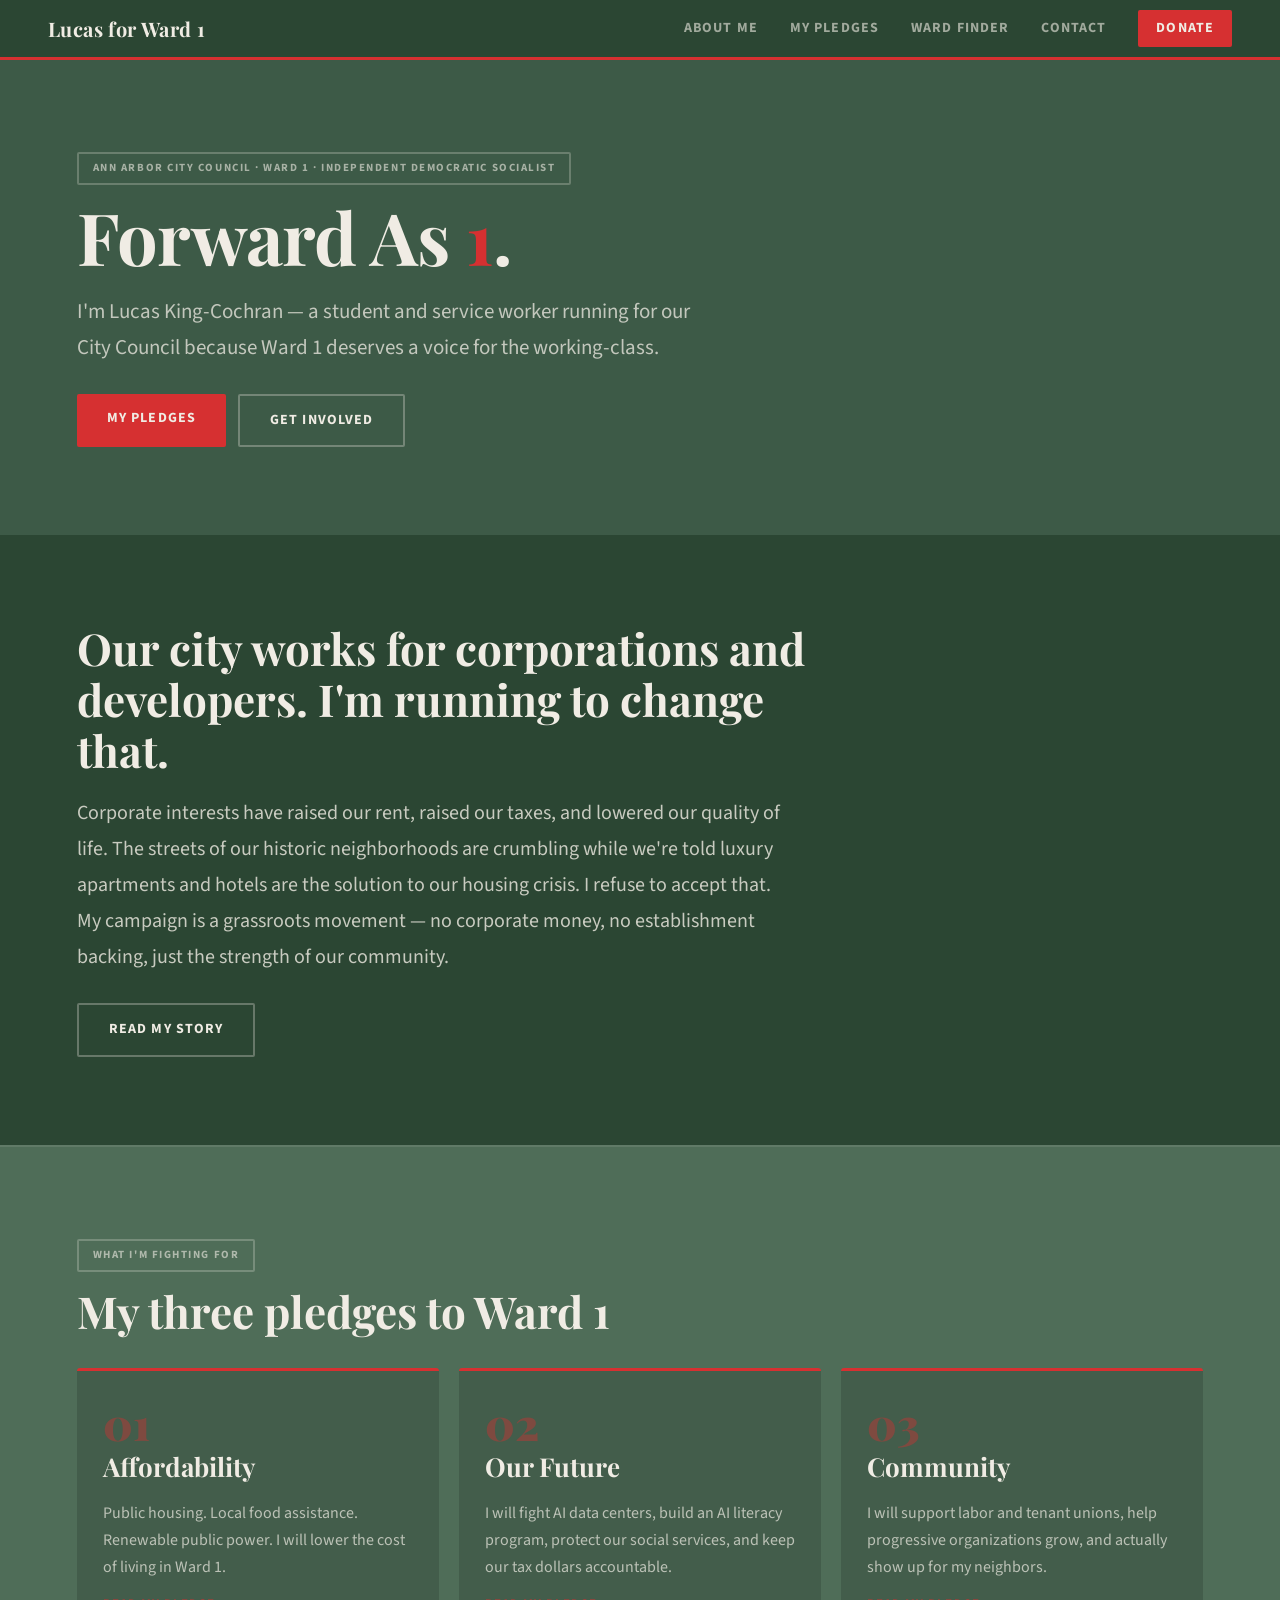
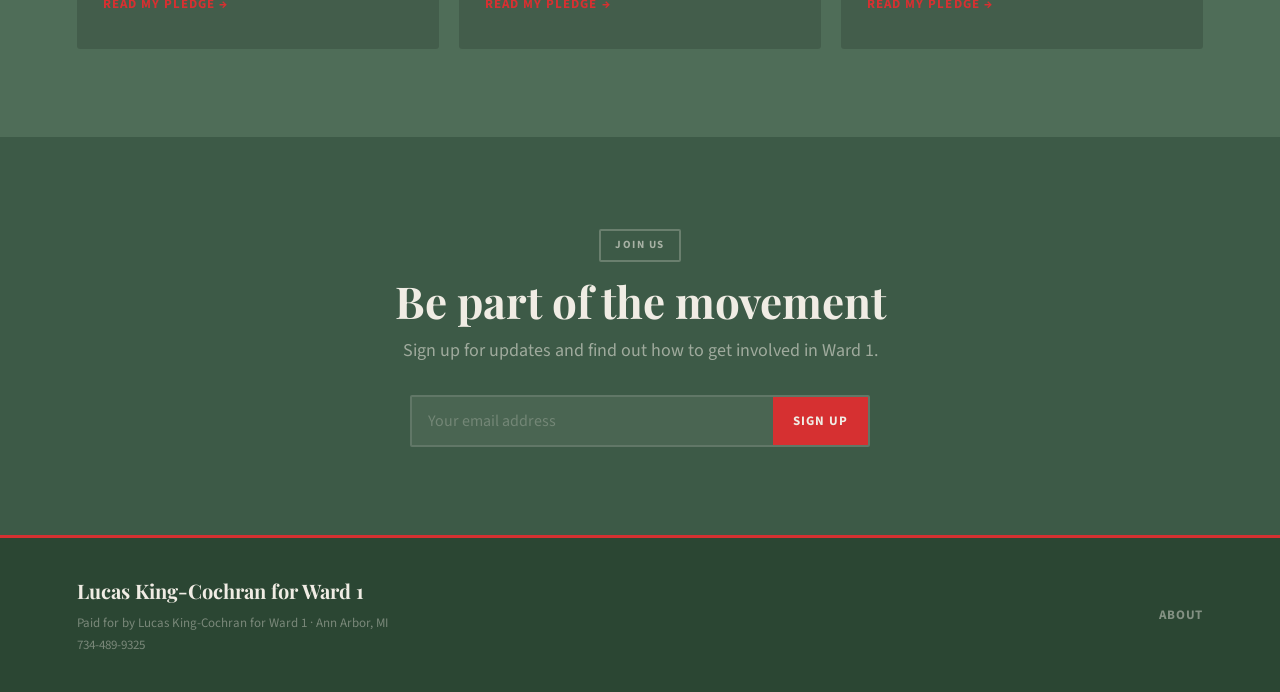
<file: index.html>
<!DOCTYPE html>
<html lang="en">
<head>
<meta charset="UTF-8">
<meta name="viewport" content="width=device-width, initial-scale=1.0">
<title>Lucas King-Cochran — Forward As 1</title>
<link rel="stylesheet" href="style.css">
<meta name="description" content="Lucas King-Cochran is running for Ann Arbor City Council, Ward 1 as an independent democratic socialist. Fighting for affordability, community solidarity, and our future.">
</head>
<body>

<nav>
  <a href="index.html" class="nav-logo">Lucas for Ward 1</a>
  <button class="nav-toggle" onclick="document.querySelector('.nav-links').classList.toggle('open')" aria-label="Menu">
    <span></span><span></span><span></span>
  </button>
  <div class="nav-links">
    <a href="about.html">About Me</a>
    <a href="issues.html">My Pledges</a>
    <a href="ward-finder.html">Ward Finder</a>
    <a href="contact.html">Contact</a>
    <a href="contact.html#donate" class="nav-donate">Donate</a>
  </div>
</nav>

<div class="block block-sage">
  <div class="pill">Ann Arbor City Council · Ward 1 · Independent Democratic Socialist</div>
  <h1 class="big">Forward As <span style="color:var(--red)">1</span>.</h1>
  <p class="lead" style="margin-top:20px">I'm Lucas King-Cochran — a student and service worker running for our City Council because Ward 1 deserves a voice for the working-class.</p>
  <div class="btns">
    <a href="issues.html" class="btn btn-red">My Pledges</a>
    <a href="contact.html" class="btn btn-outline">Get Involved</a>
  </div>
</div>

<div class="block block-deep">
  <h2 class="med" style="max-width:780px;margin-bottom:20px">Our city works for corporations and developers. I'm running to change that.</h2>
  <p class="body-text">Corporate interests have raised our rent, raised our taxes, and lowered our quality of life. The streets of our historic neighborhoods are crumbling while we're told luxury apartments and hotels are the solution to our housing crisis. I refuse to accept that. My campaign is a grassroots movement — no corporate money, no establishment backing, just the strength of our community.</p>
  <div class="btns">
    <a href="about.html" class="btn btn-outline">Read my story</a>
  </div>
</div>

<div class="block block-mid ruled">
  <div class="pill">What I'm fighting for</div>
  <h2 class="med" style="margin-bottom:32px">My three pledges to Ward 1</h2>
  <div class="pledge-cards">
    <div class="pledge-card">
      <div class="num">01</div>
      <div class="card-title">Affordability</div>
      <p>Public housing. Local food assistance. Renewable public power. I will lower the cost of living in Ward 1.</p>
      <a href="issues.html#affordability">Read my pledge →</a>
    </div>
    <div class="pledge-card">
      <div class="num">02</div>
      <div class="card-title">Our Future</div>
      <p>I will fight AI data centers, build an AI literacy program, protect our social services, and keep our tax dollars accountable.</p>
      <a href="issues.html#future">Read my pledge →</a>
    </div>
    <div class="pledge-card">
      <div class="num">03</div>
      <div class="card-title">Community</div>
      <p>I will support labor and tenant unions, help progressive organizations grow, and actually show up for my neighbors.</p>
      <a href="issues.html#community">Read my pledge →</a>
    </div>
  </div>
</div>

<div class="block block-sage" style="text-align:center">
  <div class="pill">Join us</div>
  <h2 class="med" style="margin-bottom:10px">Be part of the movement</h2>
  <p style="font-size:18px;margin-bottom:28px;color:rgba(240,236,228,.55)">Sign up for updates and find out how to get involved in Ward 1.</p>
  <form class="signup-row" style="margin:0 auto" action="https://formspree.io/f/xpqonlbr" method="POST">
    <input type="email" name="email" placeholder="Your email address" required>
    <button type="submit">Sign Up</button>
  </form>
</div>

<footer>
  <div>
    <strong>Lucas King-Cochran for Ward 1</strong>
    <p>Paid for by Lucas King-Cochran for Ward 1 · Ann Arbor, MI<br>
    <a href="tel:7344899325">734-489-9325</a></p>
  </div>
  <div class="foot-links">
    <a href="about.html">About</a>
    <a href="
</file>
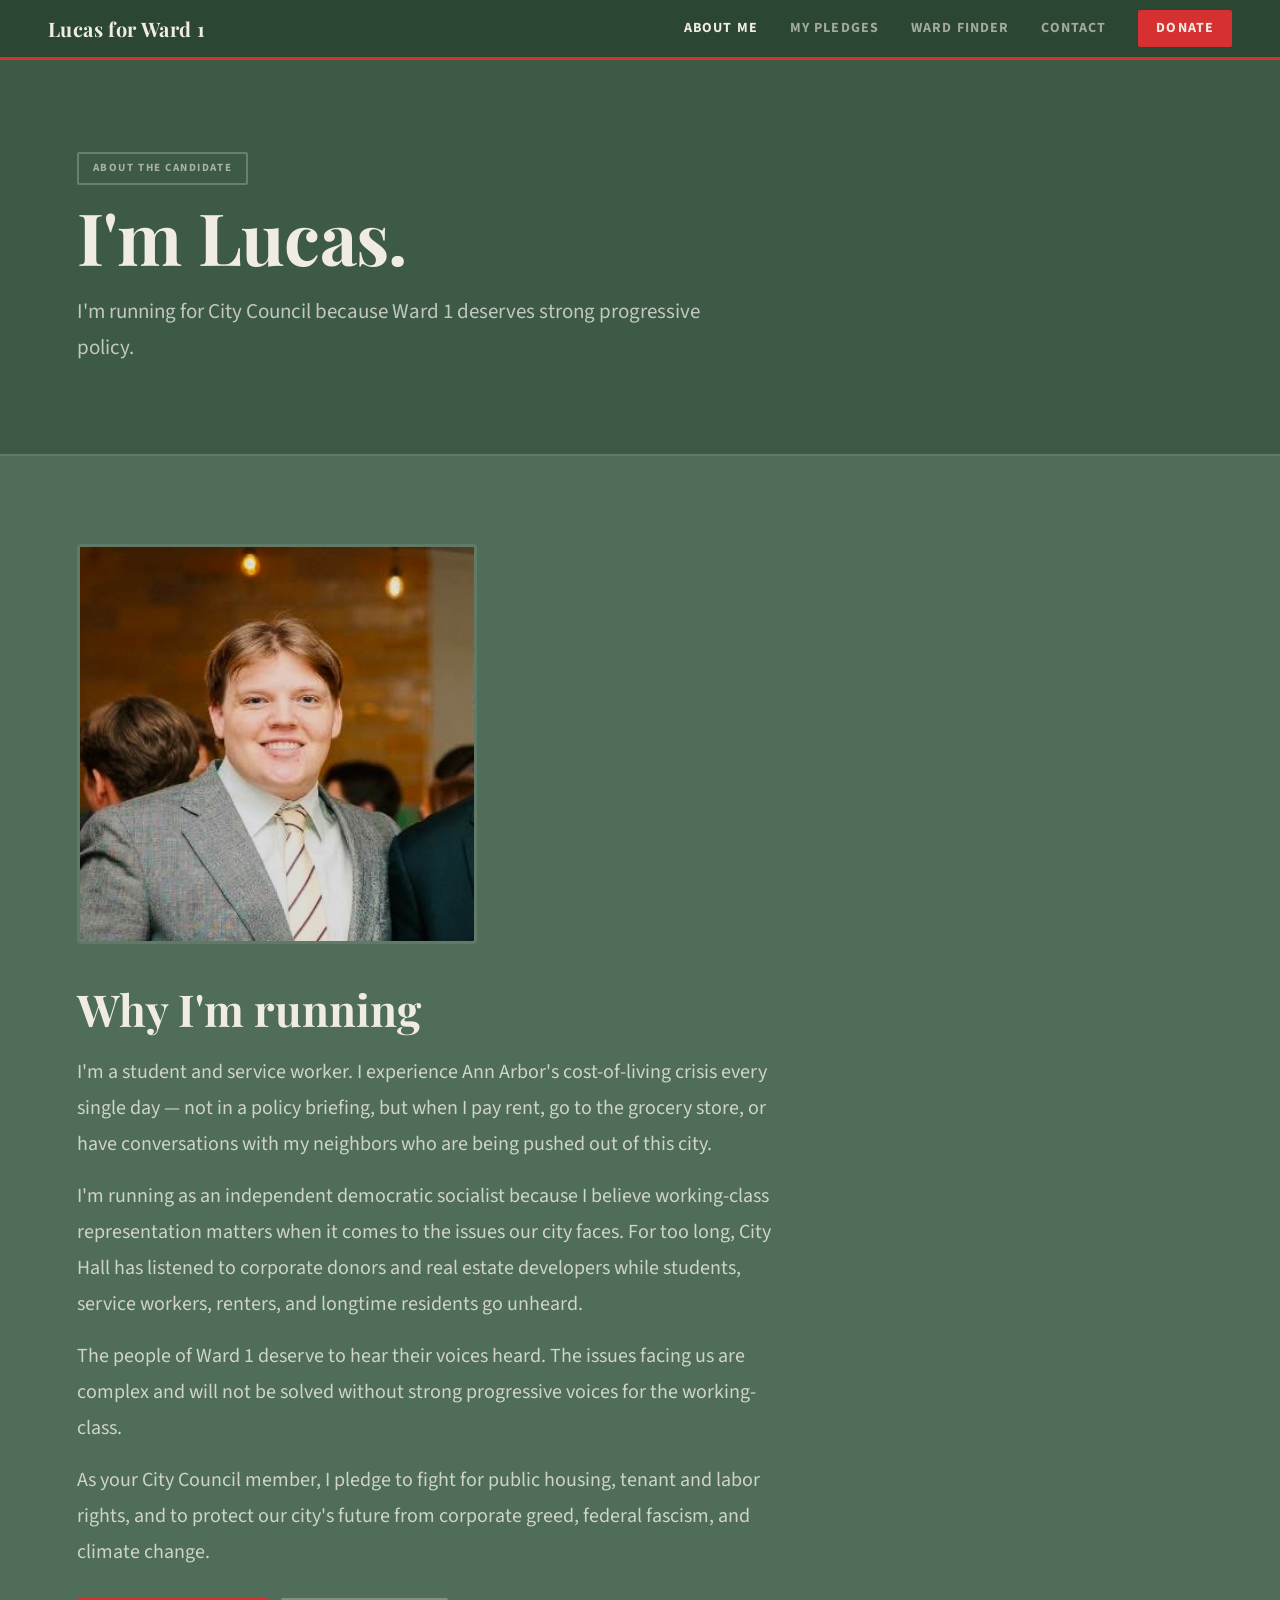
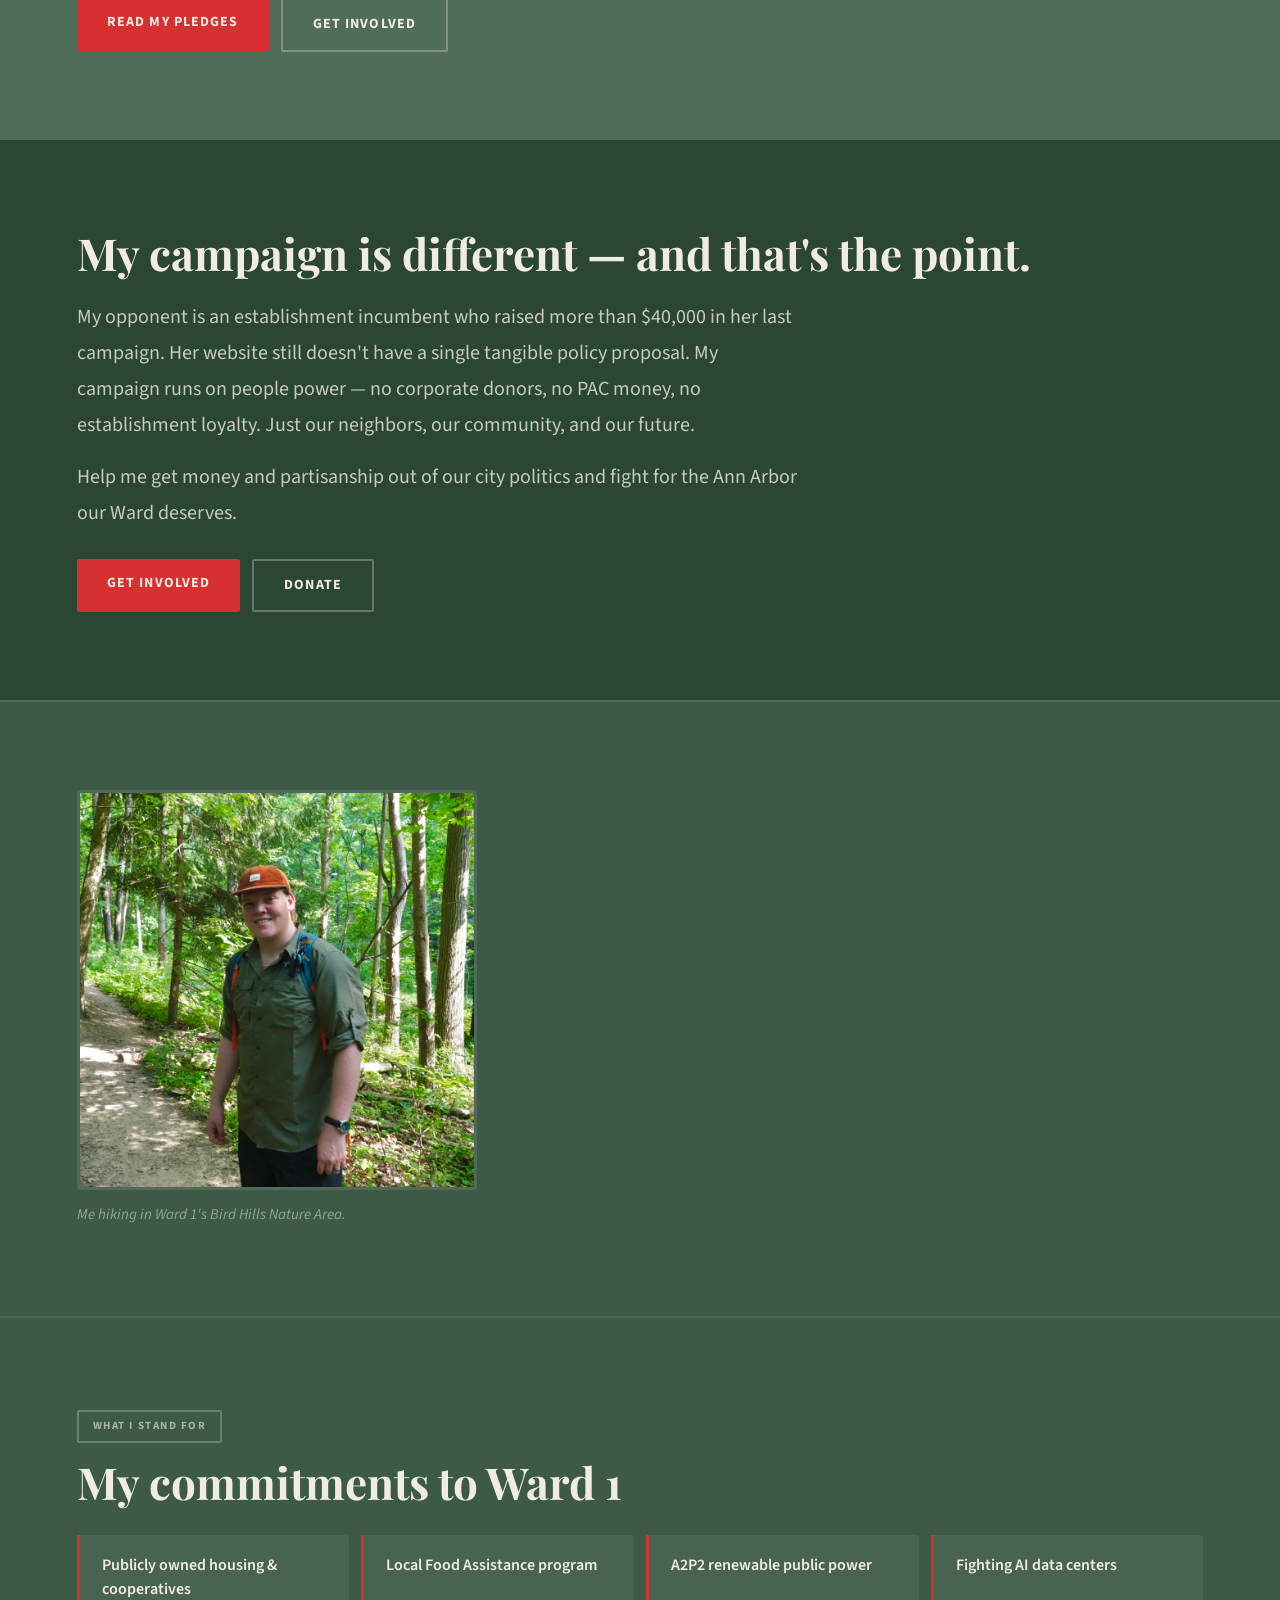
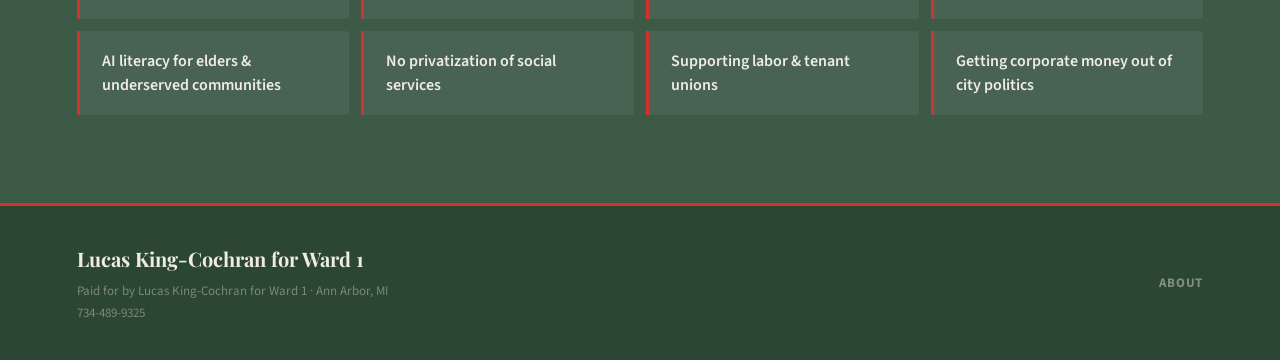
<file: about.html>
<!DOCTYPE html>
<html lang="en">
<head>
<meta charset="UTF-8">
<meta name="viewport" content="width=device-width, initial-scale=1.0">
<title>About Me — Lucas King-Cochran for Ward 1</title>
<link rel="stylesheet" href="style.css">
<meta name="description" content="Meet Lucas King-Cochran — a student and service worker running for Ann Arbor City Council, Ward 1. Learn why he is fighting for the working class.">
</head>
<body>

<nav>
  <a href="index.html" class="nav-logo">Lucas for Ward 1</a>
  <button class="nav-toggle" onclick="document.querySelector('.nav-links').classList.toggle('open')" aria-label="Menu">
    <span></span><span></span><span></span>
  </button>
  <div class="nav-links">
    <a href="about.html" class="active">About Me</a>
    <a href="issues.html">My Pledges</a>
    <a href="ward-finder.html">Ward Finder</a>
    <a href="contact.html">Contact</a>
    <a href="contact.html#donate" class="nav-donate">Donate</a>
  </div>
</nav>

<div class="block block-sage">
  <div class="pill">About the candidate</div>
  <h1 class="big">I'm Lucas.</h1>
  <p class="lead" style="margin-top:20px">I'm running for City Council because Ward 1 deserves strong progressive policy.</p>
</div>

<div class="block block-mid ruled">
  <img src="headshot.jpeg" alt="Lucas King-Cochran" class="candidate-photo">

  <h2 class="med" style="margin-bottom:20px">Why I'm running</h2>
  <p class="body-text">I'm a student and service worker. I experience Ann Arbor's cost-of-living crisis every single day — not in a policy briefing, but when I pay rent, go to the grocery store, or have conversations with my neighbors who are being pushed out of this city.</p>
  <p class="body-text">I'm running as an independent democratic socialist because I believe working-class representation matters when it comes to the issues our city faces. For too long, City Hall has listened to corporate donors and real estate developers while students, service workers, renters, and longtime residents go unheard.</p>
  <p class="body-text">The people of Ward 1 deserve to hear their voices heard. The issues facing us are complex and will not be solved without strong progressive voices for the working-class.</p>
  <p class="body-text">As your City Council member, I pledge to fight for public housing, tenant and labor rights, and to protect our city's future from corporate greed, federal fascism, and climate change.</p>
  <div class="btns">
    <a href="issues.html" class="btn btn-red">Read my pledges</a>
    <a href="contact.html" class="btn btn-outline">Get involved</a>
  </div>
</div>

<div class="block block-deep">
  <h2 class="med" style="margin-bottom:20px">My campaign is different — and that's the point.</h2>
  <p class="body-text">My opponent is an establishment incumbent who raised more than $40,000 in her last campaign. Her website still doesn't have a single tangible policy proposal. My campaign runs on people power — no corporate donors, no PAC money, no establishment loyalty. Just our neighbors, our community, and our future.</p>
  <p class="body-text">Help me get money and partisanship out of our city politics and fight for the Ann Arbor our Ward deserves.</p>
  <div class="btns">
    <a href="contact.html" class="btn btn-red">Get involved</a>
    <a href="contact.html#donate" class="btn btn-outline">Donate</a>
  </div>
</div>

<div class="block block-sage ruled">
  <figure style="max-width:720px;margin-bottom:0">
    <img src="birdhills.jpeg" alt="Lucas King-Cochran hiking at Bird Hills Nature Area" class="candidate-photo" style="margin-bottom:12px">
    <figcaption style="font-size:15px;color:rgba(240,236,228,.5);font-style:italic">Me hiking in Ward 1's Bird Hills Nature Area.</figcaption>
  </figure>
</div>

<div class="block block-sage ruled">
  <div class="pill">What I stand for</div>
  <h2 class="med" style="margin-bottom:28px">My commitments to Ward 1</h2>
  <div class="commit-grid">
    <div class="commit-item"><p>Publicly owned housing &amp; cooperatives</p></div>
    <div class="commit-item"><p>Local Food Assistance program</p></div>
    <div class="commit-item"><p>A2P2 renewable public power</p></div>
    <div class="commit-item"><p>Fighting AI data centers</p></div>
    <div class="commit-item"><p>AI literacy for elders &amp; underserved communities</p></div>
    <div class="commit-item"><p>No privatization of social services</p></div>
    <div class="commit-item"><p>Supporting labor &amp; tenant unions</p></div>
    <div class="commit-item"><p>Getting corporate money out of city politics</p></div>
  </div>
</div>

<footer>
  <div>
    <strong>Lucas King-Cochran for Ward 1</strong>
    <p>Paid for by Lucas King-Cochran for Ward 1 · Ann Arbor, MI<br>
    <a href="tel:7344899325">734-489-9325</a></p>
  </div>
  <div class="foot-links">
    <a href="about.html">About</a>
    <a href="
</file>
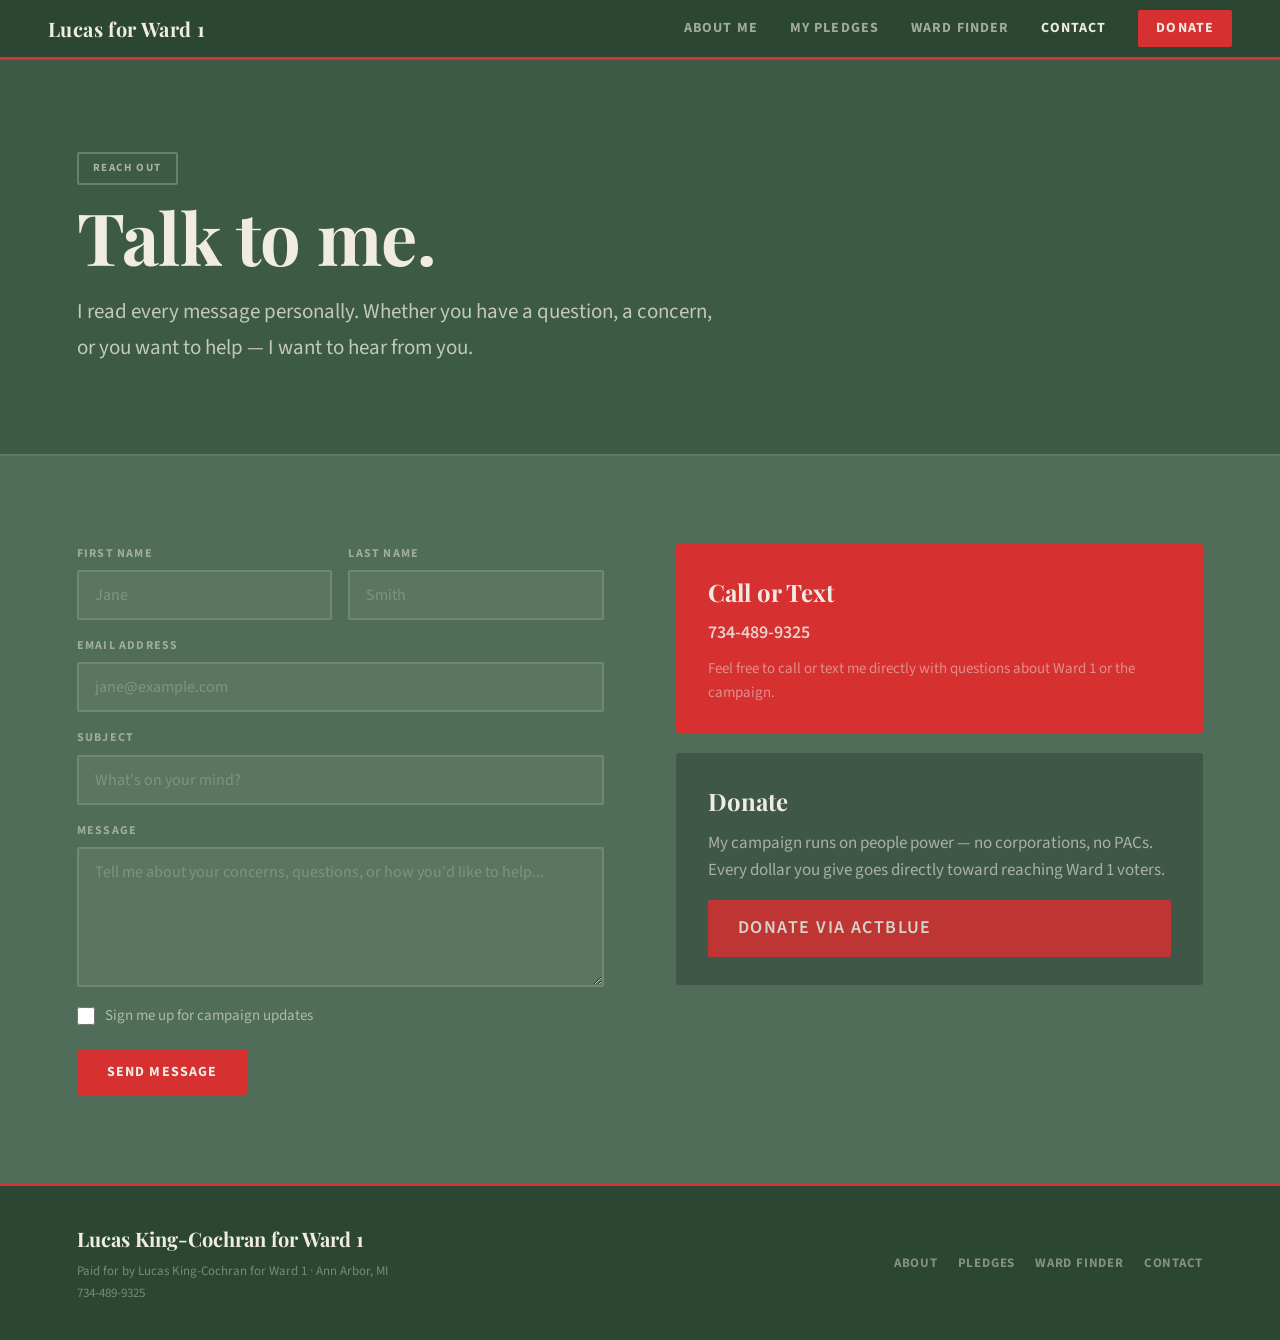
<file: contact.html>
<!DOCTYPE html>
<html lang="en">
<head>
<meta charset="UTF-8">
<meta name="viewport" content="width=device-width, initial-scale=1.0">
<title>Contact — Lucas King-Cochran for Ward 1</title>
<link rel="stylesheet" href="style.css">
<meta name="description" content="Contact Lucas King-Cochran, candidate for Ann Arbor City Council Ward 1. Reach out, get involved, or donate to the campaign.">
</head>
<body>

<nav>
  <a href="index.html" class="nav-logo">Lucas for Ward 1</a>
  <button class="nav-toggle" onclick="document.querySelector('.nav-links').classList.toggle('open')" aria-label="Menu">
    <span></span><span></span><span></span>
  </button>
  <div class="nav-links">
    <a href="about.html">About Me</a>
    <a href="issues.html">My Pledges</a>
    <a href="ward-finder.html">Ward Finder</a>
    <a href="contact.html" class="active">Contact</a>
    <a href="#donate" class="nav-donate">Donate</a>
  </div>
</nav>

<div class="block block-sage">
  <div class="pill">Reach out</div>
  <h1 class="big">Talk to me.</h1>
  <p class="lead" style="margin-top:20px">I read every message personally. Whether you have a question, a concern, or you want to help — I want to hear from you.</p>
</div>

<div class="block block-mid ruled">
  <div class="contact-grid">
    <!--
      To make this form work:
      1. Go to https://formspree.io and create a free account
      2. Create a new form and copy the form ID (e.g. "xwkgjqab")
      3. Replace YOUR_FORM_ID below with your actual ID
    -->
    <form class="contact-form" id="contact-form" action="https://formspree.io/f/xpqonlbr" method="POST">
      <div class="form-row">
        <div class="form-group">
          <label>First name</label>
          <input type="text" name="first_name" required placeholder="Jane">
        </div>
        <div class="form-group">
          <label>Last name</label>
          <input type="text" name="last_name" required placeholder="Smith">
        </div>
      </div>
      <div class="form-group">
        <label>Email address</label>
        <input type="email" name="email" required placeholder="jane@example.com">
      </div>
      <div class="form-group">
        <label>Subject</label>
        <input type="text" name="subject" required placeholder="What's on your mind?">
      </div>
      <div class="form-group">
        <label>Message</label>
        <textarea name="message" required placeholder="Tell me about your concerns, questions, or how you'd like to help..."></textarea>
      </div>
      <label class="form-check">
        <input type="checkbox" name="signup">
        Sign me up for campaign updates
      </label>
      <div style="margin-top:20px">
        <button type="submit" class="btn btn-red" id="submit-btn">Send Message</button>
      </div>
      <div class="form-status" id="form-status"></div>
    </form>

    <div class="contact-info">

      <div class="contact-card red-card">
        <h3>Call or Text</h3>
        <a href="tel:7344899325">734-489-9325</a>
        <p>Feel free to call or text me directly with questions about Ward 1 or the campaign.</p>
      </div>
      <div class="contact-card" id="donate" style="background:rgba(0,0,0,.2)">
        <h3>Donate</h3>
        <p style="font-size:17px;color:rgba(240,236,228,.6);margin-bottom:16px">My campaign runs on people power — no corporations, no PACs. Every dollar you give goes directly toward reaching Ward 1 voters.</p>
        <a href="https://secure.actblue.com" target="_blank" class="btn btn-red">Donate via ActBlue</a>
      </div>
    </div>
  </div>
</div>

<footer>
  <div>
    <strong>Lucas King-Cochran for Ward 1</strong>
    <p>Paid for by Lucas King-Cochran for Ward 1 · Ann Arbor, MI<br>
    <a href="tel:7344899325">734-489-9325</a></p>
  </div>
  <div class="foot-links">
    <a href="about.html">About</a>
    <a href="issues.html">Pledges</a>
    <a href="ward-finder.html">Ward Finder</a>
    <a href="contact.html">Contact</a>
  </div>
</footer>

<script>
const form = document.getElementById('contact-form');
const status = document.getElementById('form-status');
const submitBtn = document.getElementById('submit-btn');

form.addEventListener('submit', async function(e) {
  e.preventDefault();
  submitBtn.textContent = 'Sending...';
  submitBtn.disabled = true;
  status.className = 'form-status';

  try {
    const response = await fetch(form.action, {
      method: 'POST',
      body: new FormData(form),
      headers: { 'Accept': 'application/json' }
    });

    if (response.ok) {
      status.textContent = 'Message sent! I\'ll get back to you soon.';
      statu
</file>
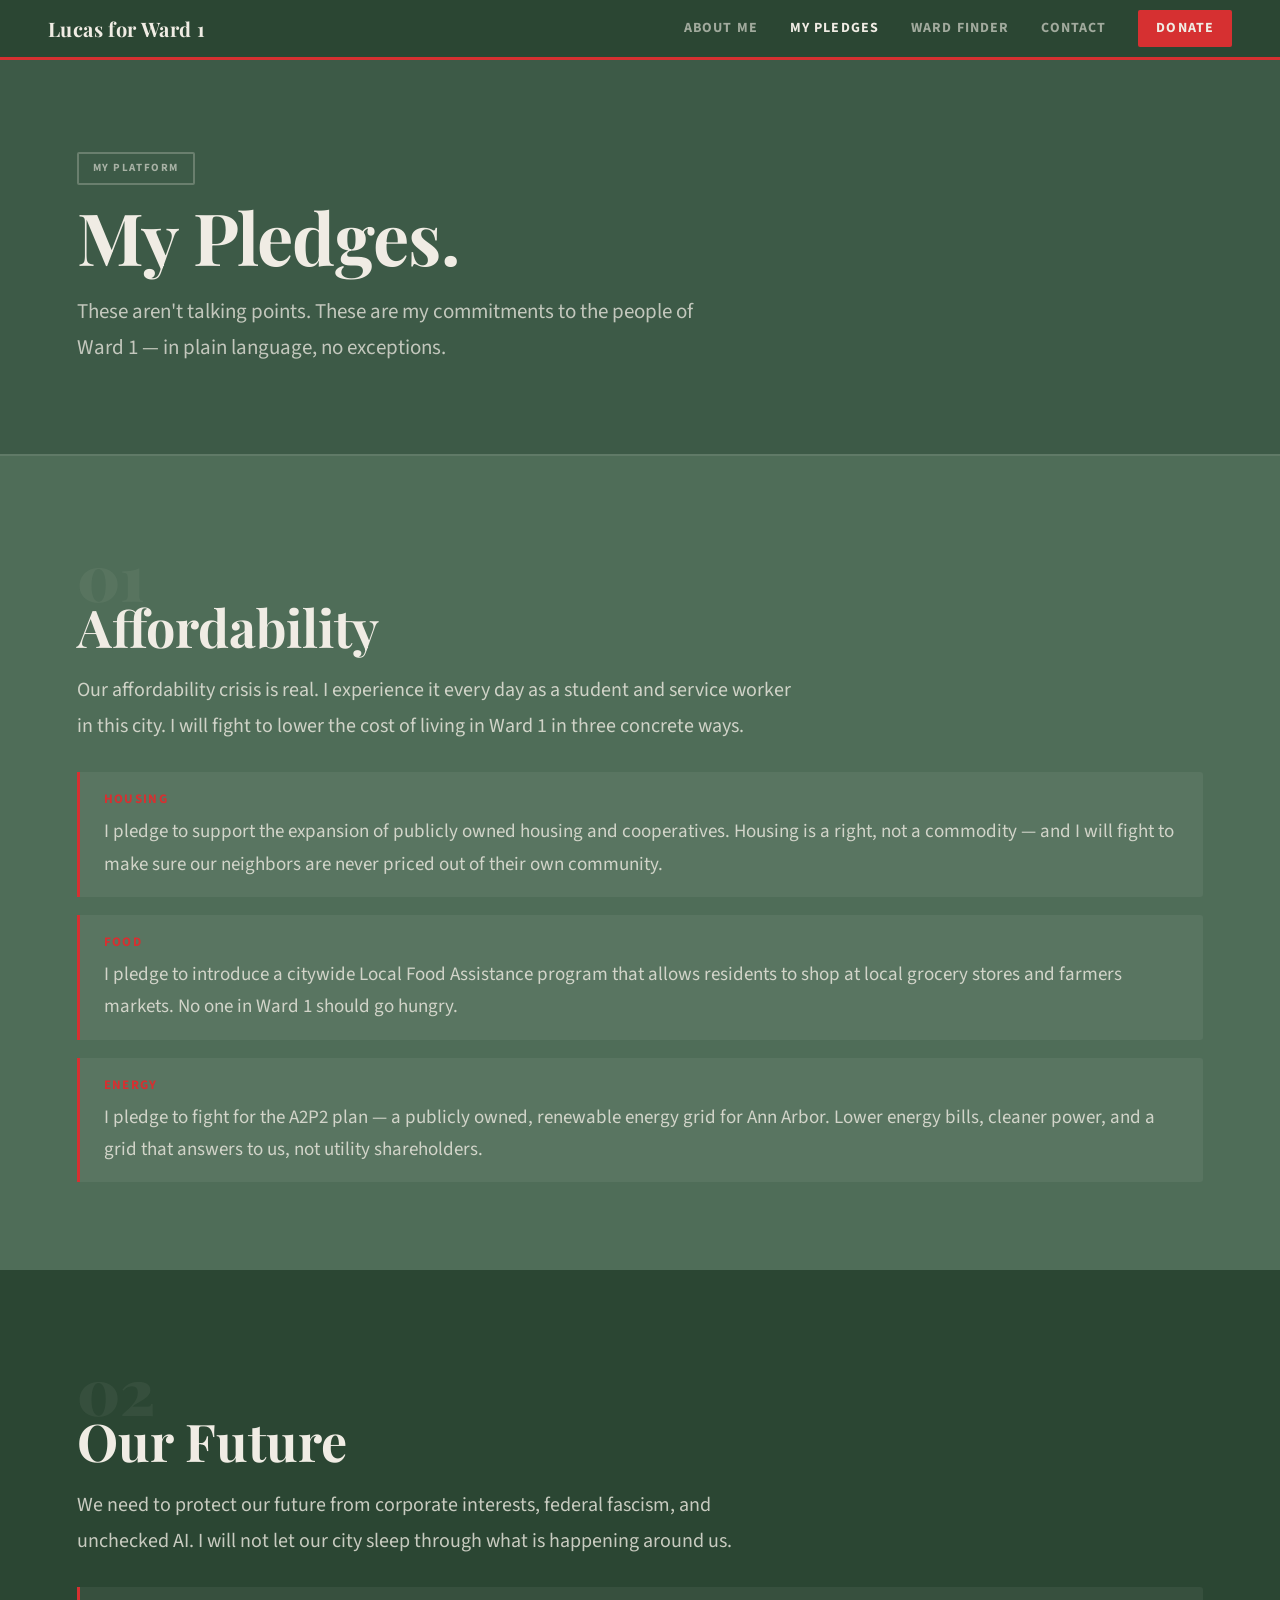
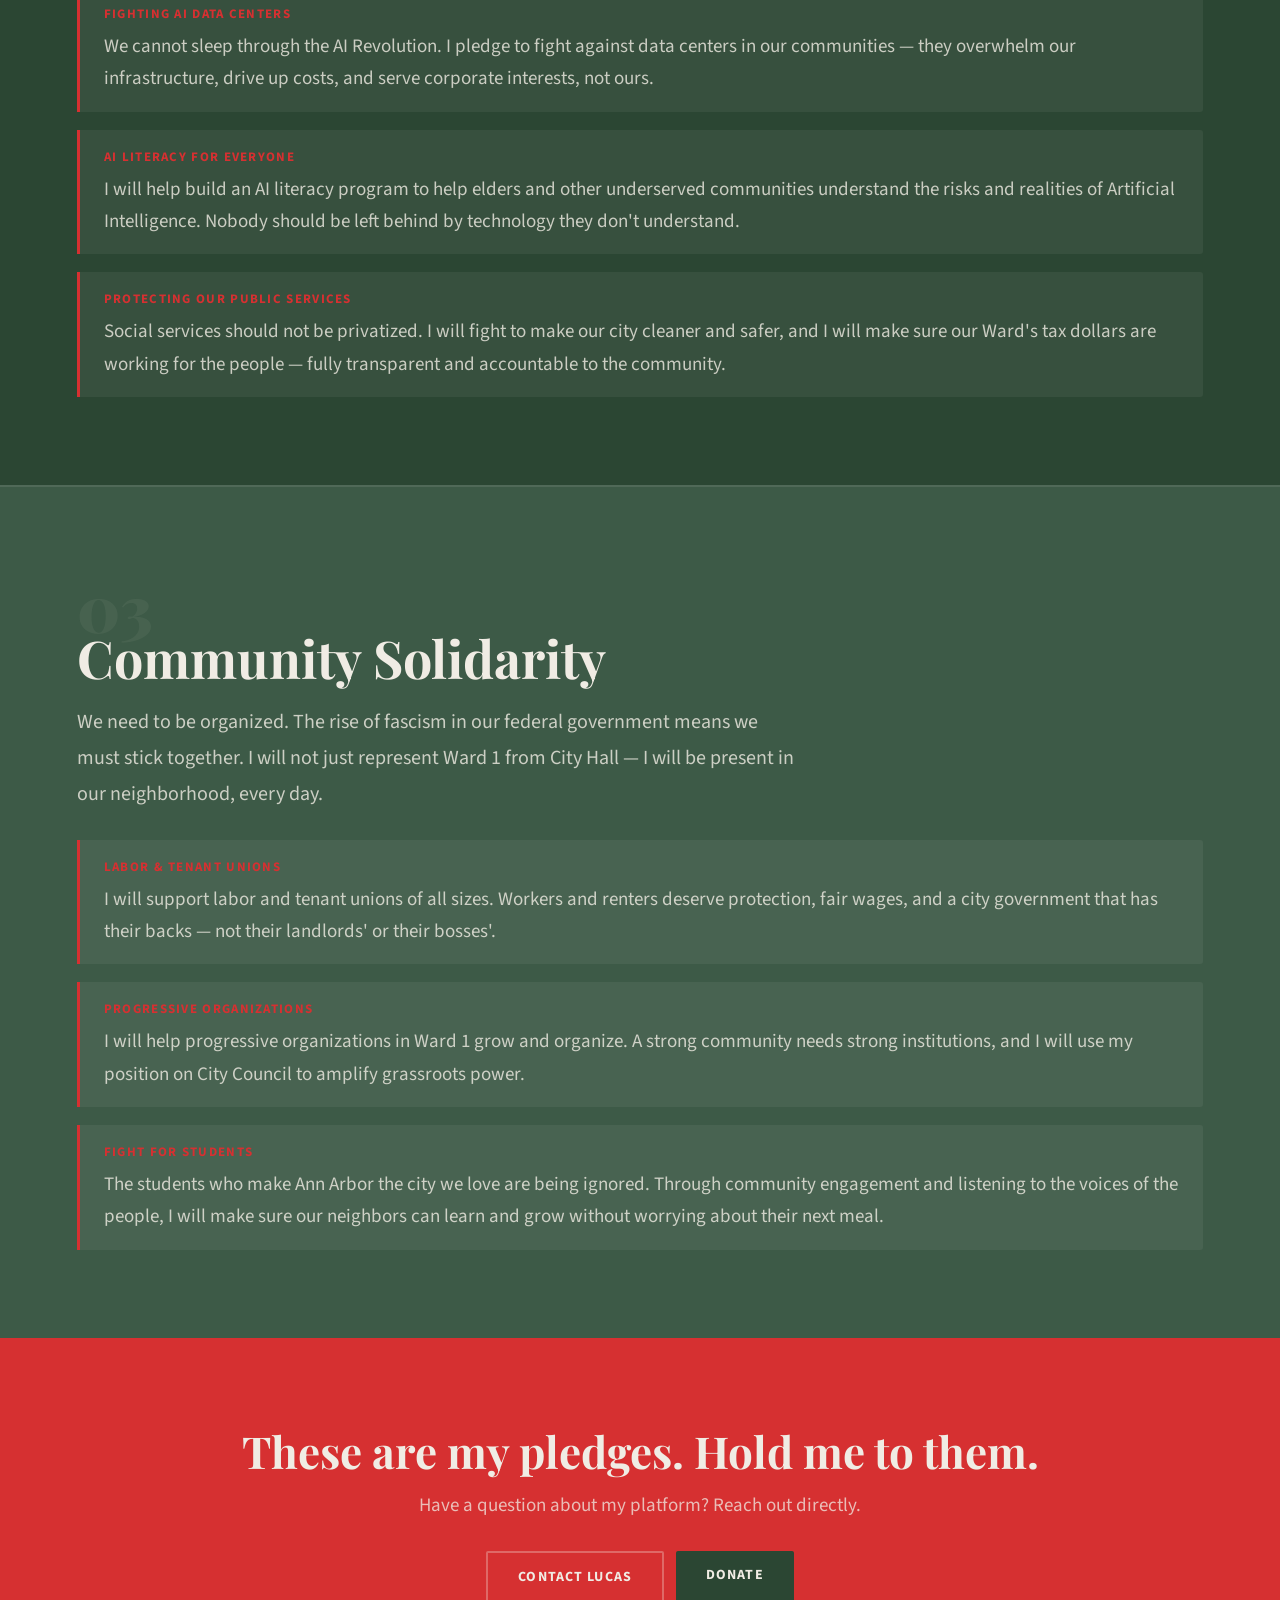
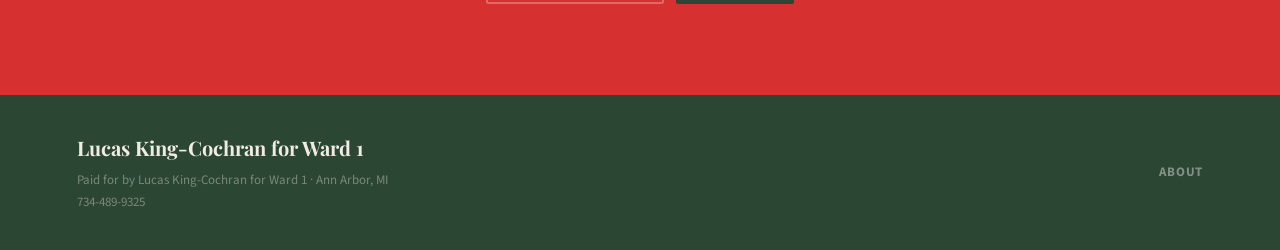
<file: issues.html>
<!DOCTYPE html>
<html lang="en">
<head>
<meta charset="UTF-8">
<meta name="viewport" content="width=device-width, initial-scale=1.0">
<title>My Pledges — Lucas King-Cochran for Ward 1</title>
<link rel="stylesheet" href="style.css">
<meta name="description" content="Read Lucas King-Cochran's pledges on affordability, housing, energy, AI, and community solidarity for Ann Arbor Ward 1.">
</head>
<body>

<nav>
  <a href="index.html" class="nav-logo">Lucas for Ward 1</a>
  <button class="nav-toggle" onclick="document.querySelector('.nav-links').classList.toggle('open')" aria-label="Menu">
    <span></span><span></span><span></span>
  </button>
  <div class="nav-links">
    <a href="about.html">About Me</a>
    <a href="issues.html" class="active">My Pledges</a>
    <a href="ward-finder.html">Ward Finder</a>
    <a href="contact.html">Contact</a>
    <a href="contact.html#donate" class="nav-donate">Donate</a>
  </div>
</nav>

<div class="block block-sage">
  <div class="pill">My platform</div>
  <h1 class="big">My Pledges.</h1>
  <p class="lead" style="margin-top:20px">These aren't talking points. These are my commitments to the people of Ward 1 — in plain language, no exceptions.</p>
</div>

<div class="block block-mid ruled" id="affordability">
  <div class="issue-num">01</div>
  <h2 class="issue-title" >Affordability</h2>
  <p class="body-text" style="margin-bottom:28px">Our affordability crisis is real. I experience it every day as a student and service worker in this city. I will fight to lower the cost of living in Ward 1 in three concrete ways.</p>
  <div class="issue-sub">
    <div class="pledge">
      <strong>Housing</strong>
      <p>I pledge to support the expansion of publicly owned housing and cooperatives. Housing is a right, not a commodity — and I will fight to make sure our neighbors are never priced out of their own community.</p>
    </div>
    <div class="pledge">
      <strong>Food</strong>
      <p>I pledge to introduce a citywide Local Food Assistance program that allows residents to shop at local grocery stores and farmers markets. No one in Ward 1 should go hungry.</p>
    </div>
    <div class="pledge">
      <strong>Energy</strong>
      <p>I pledge to fight for the A2P2 plan — a publicly owned, renewable energy grid for Ann Arbor. Lower energy bills, cleaner power, and a grid that answers to us, not utility shareholders.</p>
    </div>
  </div>
</div>

<div class="block block-deep" id="future">
  <div class="issue-num" >02</div>
  <h2 class="issue-title">Our Future</h2>
  <p class="body-text" style="margin-bottom:28px">We need to protect our future from corporate interests, federal fascism, and unchecked AI. I will not let our city sleep through what is happening around us.</p>
  <div class="issue-sub">
    <div class="pledge">
      <strong>Fighting AI Data Centers</strong>
      <p>We cannot sleep through the AI Revolution. I pledge to fight against data centers in our communities — they overwhelm our infrastructure, drive up costs, and serve corporate interests, not ours.</p>
    </div>
    <div class="pledge">
      <strong>AI Literacy for Everyone</strong>
      <p>I will help build an AI literacy program to help elders and other underserved communities understand the risks and realities of Artificial Intelligence. Nobody should be left behind by technology they don't understand.</p>
    </div>
    <div class="pledge">
      <strong>Protecting Our Public Services</strong>
      <p>Social services should not be privatized. I will fight to make our city cleaner and safer, and I will make sure our Ward's tax dollars are working for the people — fully transparent and accountable to the community.</p>
    </div>
  </div>
</div>

<div class="block block-sage ruled" id="community">
  <div class="issue-num" >03</div>
  <h2 class="issue-title">Community Solidarity</h2>
  <p class="body-text" style="margin-bottom:28px">We need to be organized. The rise of fascism in our federal government means we must stick together. I will not just represent Ward 1 from City Hall — I will be present in our neighborhood, every day.</p>
  <div class="issue-sub">
    <div class="pledge">
      <strong>Labor & Tenant Unions</strong>
      <p>I will support labor and tenant unions of all sizes. Workers and renters deserve protection, fair wages, and a city government that has their backs — not their landlords' or their bosses'.</p>
    </div>
    <div class="pledge">
      <strong>Progressive Organizations</strong>
      <p>I will help progressive organizations in Ward 1 grow and organize. A strong community needs strong institutions, and I will use my position on City Council to amplify grassroots power.</p>
    </div>
    <div class="pledge">
      <strong>Fight For Students</strong>
      <p>The students who make Ann Arbor the city we love are being ignored. Through community engagement and listening to the voices of the people, I will make sure our neighbors can learn and grow without worrying about their next meal.</p>
    </div>
  </div>
</div>

<div class="block block-red" style="text-align:center">
  <h2 class="med" style="margin-bottom:14px">These are my pledges. Hold me to them.</h2>
  <p style="font-size:19px;color:rgba(240,236,228,.75);margin-bottom:28px">Have a question about my platform? Reach out directly.</p>
  <div class="btns" style="justify-content:center">
    <a href="contact.html" class="btn btn-outline">Contact Lucas</a>
    <a href="contact.html#donate" class="btn btn-deep">Donate</a>
  </div>
</div>

<footer>
  <div>
    <strong>Lucas King-Cochran for Ward 1</strong>
    <p>Paid for by Lucas King-Cochran for Ward 1 · Ann Arbor, MI<br>
    <a href="tel:7344899325">734-489-9325</a></p>
  </div>
  <div class="foot-links">
    <a href="about.html">About</a>
    <a href="
</file>
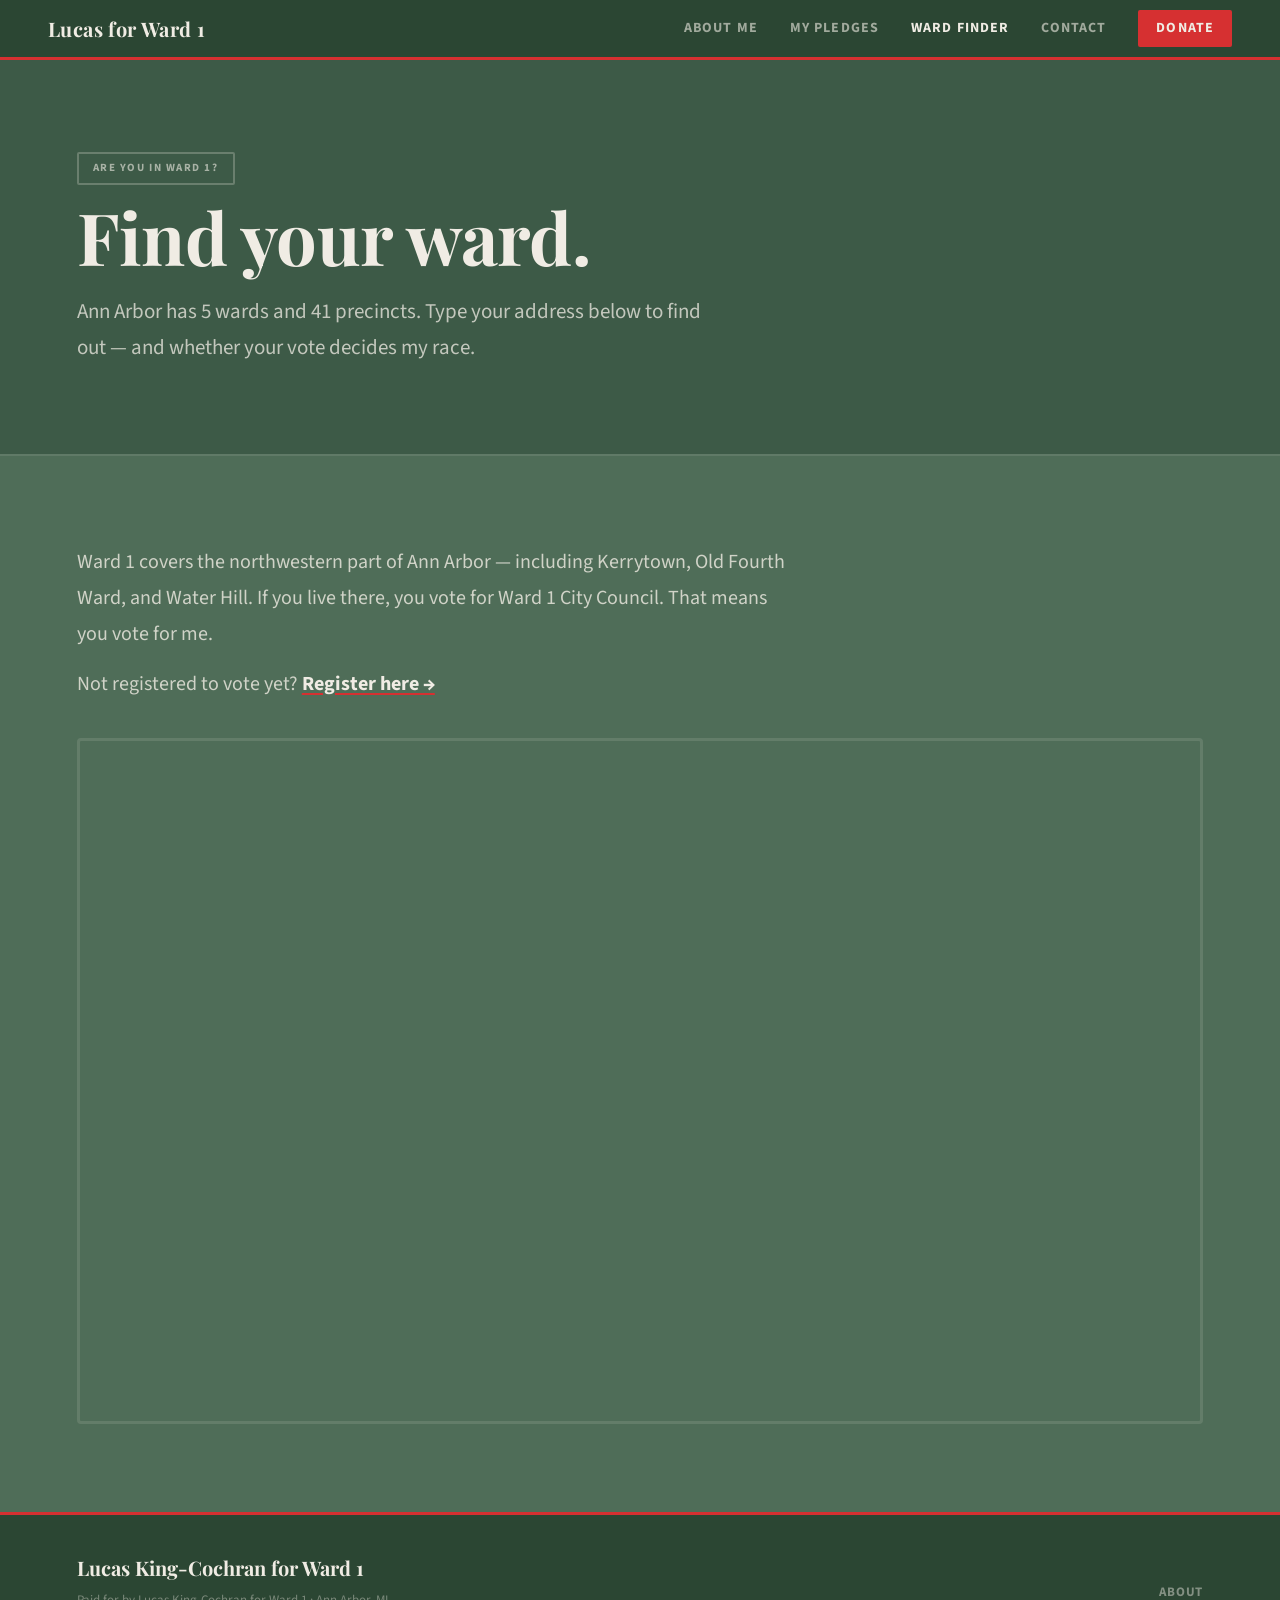
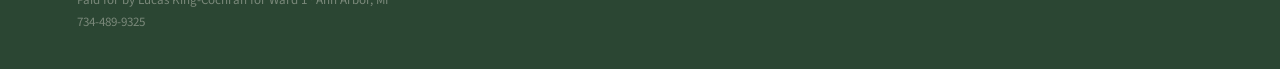
<file: ward-finder.html>
<!DOCTYPE html>
<html lang="en">
<head>
<meta charset="UTF-8">
<meta name="viewport" content="width=device-width, initial-scale=1.0">
<title>Ward Finder — Lucas King-Cochran for Ward 1</title>
<link rel="stylesheet" href="style.css">
<meta name="description" content="Find out which ward you live in across Ann Arbor's 5 wards and 41 precincts. Check if you vote in the Ward 1 City Council race.">
</head>
<body>

<nav>
  <a href="index.html" class="nav-logo">Lucas for Ward 1</a>
  <button class="nav-toggle" onclick="document.querySelector('.nav-links').classList.toggle('open')" aria-label="Menu">
    <span></span><span></span><span></span>
  </button>
  <div class="nav-links">
    <a href="about.html">About Me</a>
    <a href="issues.html">My Pledges</a>
    <a href="ward-finder.html" class="active">Ward Finder</a>
    <a href="contact.html">Contact</a>
    <a href="contact.html#donate" class="nav-donate">Donate</a>
  </div>
</nav>

<div class="block block-sage">
  <div class="pill">Are you in Ward 1?</div>
  <h1 class="big">Find your ward.</h1>
  <p class="lead" style="margin-top:20px">Ann Arbor has 5 wards and 41 precincts. Type your address below to find out — and whether your vote decides my race.</p>
</div>

<div class="block block-mid ruled">
  <p class="body-text">Ward 1 covers the northwestern part of Ann Arbor — including Kerrytown, Old Fourth Ward, and Water Hill. If you live there, you vote for Ward 1 City Council. That means you vote for me.</p>
  <p class="body-text" style="margin-top:14px">Not registered to vote yet? <a href="https://mvic.sos.state.mi.us" target="_blank">Register here →</a></p>
  <div class="map-wrap">
    <iframe src="https://lucasking-cochran.github.io/WardFinder/ann_arbor_ward_finder.html" title="Ann Arbor Ward and Precinct Finder"></iframe>
  </div>
</div>

<footer>
  <div>
    <strong>Lucas King-Cochran for Ward 1</strong>
    <p>Paid for by Lucas King-Cochran for Ward 1 · Ann Arbor, MI<br>
    <a href="tel:7344899325">734-489-9325</a></p>
  </div>
  <div class="foot-links">
    <a href="about.html">About</a>
    <a href="
</file>
<file: style.css>
@import url('https://fonts.googleapis.com/css2?family=Playfair+Display:ital,wght@0,400;0,700;0,900;1,400;1,700&family=Source+Sans+3:wght@400;600;700&display=swap');

*,*::before,*::after{box-sizing:border-box;margin:0;padding:0}

:root{
  --deep:#2b4633;
  --sage:#3d5a47;
  --mid:#4f6d58;
  --light:#6a8a74;
  --pale:#dce5de;
  --cream:#f0ece4;
  --red:#d63031;
  --red-dark:#b52526;
  --text-light:#f0ece4;
  --text-dark:#1e3326;
  --BIG:clamp(40px,7vw,72px);
  --MED:clamp(28px,4.5vw,44px);
  --body:clamp(17px,2vw,20px);
}

html{scroll-behavior:smooth}
body{font-family:'Source Sans 3',sans-serif;background:var(--sage);color:var(--text-light);font-size:var(--body);line-height:1.7;overflow-x:hidden}

body{animation:fadeIn .4s ease}
@keyframes fadeIn{from{opacity:0;transform:translateY(8px)}to{opacity:1;transform:translateY(0)}}

/* ── NAV ── */
nav{background:var(--deep);display:flex;align-items:center;justify-content:space-between;padding:0 clamp(20px,4vw,48px);height:60px;position:sticky;top:0;z-index:100;border-bottom:3px solid var(--red)}
.nav-logo{color:var(--cream);font-family:'Playfair Display',serif;font-size:20px;font-weight:700;letter-spacing:.02em;text-decoration:none}
.nav-links{display:flex;align-items:center;gap:clamp(16px,2.5vw,32px)}
.nav-links a{color:rgba(240,236,228,.6);font-size:14px;font-weight:700;text-decoration:none;text-transform:uppercase;letter-spacing:.08em;transition:color .2s}
.nav-links a:hover,.nav-links a.active{color:var(--cream)}
.nav-donate{background:var(--red)!important;color:var(--cream)!important;padding:7px 18px;border-radius:2px;transition:background .2s!important}
.nav-donate:hover{background:var(--red-dark)!important}
.nav-toggle{display:none;background:none;border:none;cursor:pointer;padding:4px}
.nav-toggle span{display:block;width:24px;height:2px;background:var(--cream);margin:5px 0;border-radius:1px}

/* ── BLOCKS ── */
.block{padding:clamp(52px,8vw,88px) clamp(24px,6vw,80px)}
.block-deep{background:var(--deep)}
.block-sage{background:var(--sage)}
.block-mid{background:var(--mid)}
.block-light{background:var(--light)}
.block-pale{background:var(--pale);color:var(--text-dark)}
.block-red{background:var(--red)}

.ruled{border-top:2px solid rgba(240,236,228,.1)}

/* ── TYPOGRAPHY ── */
.big{font-family:'Playfair Display',serif;font-size:var(--BIG);line-height:1.05;letter-spacing:-.01em;font-weight:700;color:var(--cream)}
.med{font-family:'Playfair Display',serif;font-size:var(--MED);line-height:1.15;font-weight:700;color:var(--cream)}
.lead{font-size:clamp(17px,2.2vw,21px);line-height:1.7;max-width:640px;font-weight:400;color:rgba(240,236,228,.75)}
.body-text{font-size:clamp(17px,1.8vw,20px);line-height:1.8;max-width:720px;color:rgba(240,236,228,.8)}
.body-text+.body-text{margin-top:16px}
.body-text a{color:var(--cream);font-weight:700;text-decoration:underline;text-decoration-color:var(--red);text-underline-offset:3px}

/* pale block overrides */
.block-pale .big,.block-pale .med{color:var(--text-dark)}
.block-pale .lead{color:rgba(30,51,38,.6)}
.block-pale .body-text{color:rgba(30,51,38,.75)}
.block-pale .body-text a{color:var(--red)}

/* ── PILL ── */
.pill{display:inline-block;font-size:11px;font-weight:700;letter-spacing:.14em;text-transform:uppercase;padding:5px 14px;border-radius:2px;margin-bottom:14px;border:2px solid rgba(240,236,228,.25);color:rgba(240,236,228,.6)}
.pill.red{color:var(--red);border-color:var(--red)}
.block-pale .pill{border-color:rgba(30,51,38,.2);color:rgba(30,51,38,.5)}

/* ── BUTTONS ── */
.btn{display:inline-block;font-size:14px;font-weight:700;padding:13px 30px;border-radius:2px;text-decoration:none;text-transform:uppercase;letter-spacing:.08em;transition:.2s;border:none;font-family:'Source Sans 3',sans-serif;cursor:pointer}
.btn-red{background:var(--red);color:var(--cream)}
.btn-red:hover{background:var(--red-dark)}
.btn-deep{background:var(--deep);color:var(--cream)}
.btn-deep:hover{background:#1e3326}
.btn-outline{background:transparent;border:2px solid rgba(240,236,228,.3);color:var(--cream)}
.btn-outline:hover{background:rgba(240,236,228,.08)}
.block-pale .btn-outline{border-color:rgba(30,51,38,.25);color:var(--text-dark)}
.block-pale .btn-outline:hover{background:rgba(30,51,38,.06)}
.btns{display:flex;gap:12px;flex-wrap:wrap;margin-top:28px}

/* ── ISSUE BLOCKS ── */
.issue-num{font-family:'Playfair Display',serif;font-size:64px;line-height:1;color:rgba(240,236,228,.06);font-weight:900;margin-bottom:-8px}
.issue-title{font-family:'Playfair Display',serif;font-size:clamp(32px,5vw,52px);line-height:1.05;margin-bottom:18px;font-weight:700;color:var(--cream)}
.issue-sub{display:flex;flex-direction:column;gap:18px}
.pledge{border-left:3px solid var(--red);padding:16px 24px;background:rgba(240,236,228,.06);border-radius:0 3px 3px 0}
.pledge strong{display:block;font-size:13px;font-weight:700;letter-spacing:.1em;text-transform:uppercase;color:var(--red);margin-bottom:6px}
.pledge p{font-size:clamp(16px,1.8vw,19px);line-height:1.7;color:rgba(240,236,228,.8)}

.block-pale .issue-num{color:rgba(30,51,38,.05)}
.block-pale .issue-title{color:var(--text-dark)}
.block-pale .pledge{background:rgba(30,51,38,.04)}
.block-pale .pledge p{color:rgba(30,51,38,.75)}

/* ── CONTACT ── */
.contact-grid{display:grid;grid-template-columns:1fr 1fr;gap:clamp(32px,6vw,72px);align-items:start}
.form-group{display:flex;flex-direction:column;gap:6px;margin-bottom:16px}
.form-group label{font-size:12px;font-weight:700;color:rgba(240,236,228,.5);text-transform:uppercase;letter-spacing:.1em}
.form-group input,.form-group textarea{padding:12px 16px;border:2px solid rgba(240,236,228,.15);border-radius:2px;font-size:16px;font-family:'Source Sans 3',sans-serif;color:var(--cream);background:rgba(240,236,228,.07);outline:none;transition:border-color .2s}
.form-group input::placeholder,.form-group textarea::placeholder{color:rgba(240,236,228,.25)}
.form-group input:focus,.form-group textarea:focus{border-color:var(--red)}
.form-group textarea{resize:vertical;min-height:140px}
.form-row{display:grid;grid-template-columns:1fr 1fr;gap:16px}
.form-check{display:flex;align-items:center;gap:10px;font-size:15px;color:rgba(240,236,228,.6)}
.form-check input{width:18px;height:18px;accent-color:var(--red)}
.contact-info{display:flex;flex-direction:column;gap:20px}
.contact-card{background:rgba(0,0,0,.15);color:var(--cream);padding:28px 32px;border-radius:3px}
.contact-card h3{font-family:'Playfair Display',serif;font-size:24px;color:var(--cream);margin-bottom:6px;font-weight:700}
.contact-card a{font-size:18px;font-weight:600;color:var(--cream);text-decoration:none;display:block;opacity:.85}
.contact-card a:hover{opacity:1}
.contact-card p{font-size:15px;color:rgba(240,236,228,.5);margin-top:8px;line-height:1.6}
.contact-card.red-card{background:var(--red)}

/* ── WARD FINDER ── */
.map-wrap{border:3px solid rgba(240,236,228,.12);border-radius:4px;overflow:hidden;margin-top:36px}
.map-wrap iframe{display:block;width:100%;height:680px;border:none}

/* ── CANDIDATE PHOTO ── */
.candidate-photo{width:100%;max-width:400px;border-radius:4px;display:block;margin-bottom:40px;border:3px solid rgba(240,236,228,.1)}

/* ── HERO IMAGE ── */
.hero-img-wrap{margin-top:40px;border-radius:4px;overflow:hidden;max-width:720px;border:3px solid rgba(240,236,228,.1)}
.hero-img-wrap img{display:block;width:100%;height:auto}

/* ── SIGNUP ── */
.signup-row{display:flex;max-width:460px;border:2px solid rgba(240,236,228,.2);border-radius:2px;overflow:hidden}
.signup-row input{flex:1;padding:13px 16px;font-size:16px;font-family:'Source Sans 3',sans-serif;border:none;outline:none;background:rgba(240,236,228,.07);color:var(--cream)}
.signup-row input::placeholder{color:rgba(240,236,228,.25)}
.signup-row button{background:var(--red);color:var(--cream);font-size:13px;font-weight:700;padding:13px 20px;border:none;font-family:'Source Sans 3',sans-serif;text-transform:uppercase;letter-spacing:.08em;cursor:pointer;white-space:nowrap;transition:background .2s}
.signup-row button:hover{background:var(--red-dark)}

/* ── COMMITMENT GRID ── */
.commit-grid{display:grid;grid-template-columns:repeat(auto-fit,minmax(250px,1fr));gap:12px}
.commit-item{padding:18px 22px;border-left:3px solid var(--red);background:rgba(240,236,228,.06);border-radius:0 3px 3px 0}
.commit-item p{font-size:16px;color:var(--cream);font-weight:600;line-height:1.5}

/* ── PLEDGE CARDS ── */
.pledge-cards{display:grid;grid-template-columns:repeat(auto-fit,minmax(260px,1fr));gap:20px}
.pledge-card{background:rgba(0,0,0,.15);border-radius:3px;padding:30px 26px;border-top:3px solid var(--red)}
.pledge-card .num{font-family:'Playfair Display',serif;font-size:44px;color:var(--red);line-height:1;font-weight:900;opacity:.4}
.pledge-card .card-title{font-family:'Playfair Display',serif;font-size:26px;color:var(--cream);margin-bottom:10px;font-weight:700}
.pledge-card p{font-size:16px;line-height:1.7;color:rgba(240,236,228,.7)}
.pledge-card a{display:inline-block;margin-top:12px;font-size:13px;font-weight:700;color:var(--red);text-transform:uppercase;letter-spacing:.08em;text-decoration:none;transition:opacity .2s}
.pledge-card a:hover{opacity:.7}

/* ── FORM STATUS ── */
.form-status{padding:16px 20px;border-radius:3px;font-size:16px;font-weight:600;margin-top:16px;display:none}
.form-status.success{display:block;background:rgba(240,236,228,.1);color:var(--cream)}
.form-status.error{display:block;background:rgba(214,48,49,.2);color:var(--cream)}

/* ── FOOTER ── */
footer{background:var(--deep);border-top:3px solid var(--red);padding:36px clamp(24px,6vw,80px);display:flex;align-items:center;justify-content:space-between;gap:24px;flex-wrap:wrap}
footer strong{display:block;color:var(--cream);font-family:'Playfair Display',serif;font-size:20px;margin-bottom:4px}
footer p,footer a{color:rgba(240,236,228,.4);font-size:13px;text-decoration:none;line-height:1.7}
.foot-links{display:flex;gap:20px;flex-wrap:wrap}
.foot-links a{color:rgba(240,236,228,.45);font-size:13px;font-weight:700;text-decoration:none;text-transform:uppercase;letter-spacing:.06em;transition:color .2s}
.foot-links a:hover{color:var(--cream)}

/* ── RESPONSIVE ── */
@media(max-width:840px){
  nav{padding:0 20px}
  .nav-links{display:none;flex-direction:column;position:absolute;top:60px;left:0;right:0;background:var(--deep);padding:20px;gap:14px;border-bottom:3px solid var(--red);z-index:99}
  .nav-links.open{display:flex}
  .nav-toggle{display:block}
  .contact-grid,.form-row{grid-template-columns:1fr}
  footer{flex-direction:column;align-items:flex-start}
  .issue-num{font-size:44px}
}
</file>
